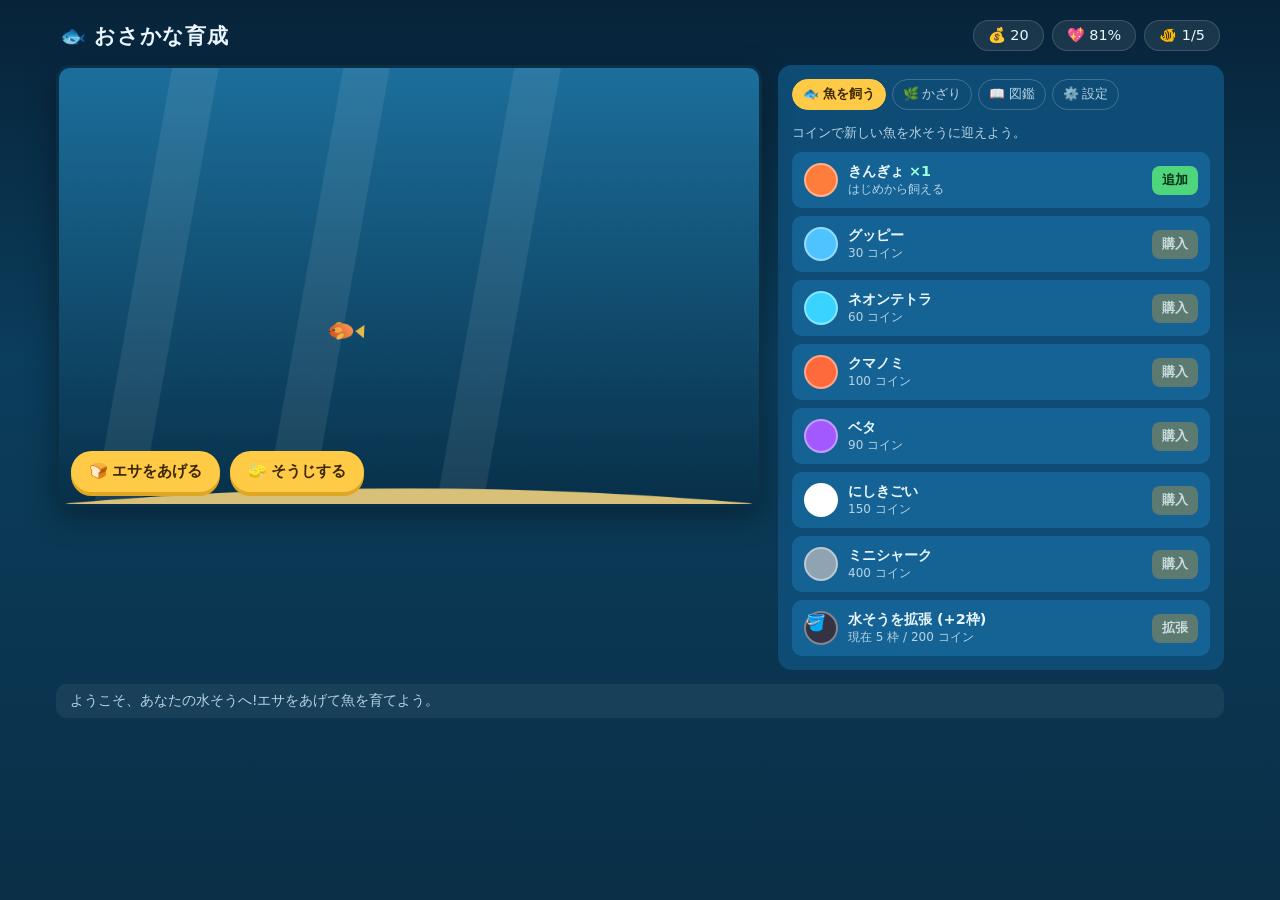
<file: fish-game/index.html>
<!DOCTYPE html>
<html lang="ja">
<head>
<meta charset="UTF-8">
<meta name="viewport" content="width=device-width, initial-scale=1.0, maximum-scale=1, user-scalable=no">
<title>おさかな育成 〜 My Aquarium 〜</title>
<link rel="icon" href="data:image/svg+xml,%3Csvg xmlns='http://www.w3.org/2000/svg' viewBox='0 0 32 32'%3E%3Ctext y='24' font-size='24'%3E%F0%9F%90%9F%3C/text%3E%3C/svg%3E">
<link rel="stylesheet" href="style.css">
</head>
<body>
<div id="app">

  <header id="top-bar">
    <h1>🐟 おさかな育成</h1>
    <div id="stats">
      <div class="stat-pill" title="所持コイン">💰 <span id="coin-count">0</span></div>
      <div class="stat-pill" title="水そうの平均なかよし度">💖 <span id="happy-avg">0</span>%</div>
      <div class="stat-pill" title="飼っている魚の数">🐠 <span id="fish-count">0</span>/<span id="fish-max">0</span></div>
    </div>
  </header>

  <main id="main-area">
    <section id="tank-wrap">
      <canvas id="tank" width="900" height="560"></canvas>
      <div id="tank-overlay">
        <button id="feed-btn" class="action-btn">🍞 エサをあげる</button>
        <button id="clean-btn" class="action-btn">🧽 そうじする</button>
      </div>
      <div id="toast-area"></div>
    </section>

    <aside id="side-panel">
      <div class="tabs">
        <button class="tab-btn active" data-tab="fish-tab">🐟 魚を飼う</button>
        <button class="tab-btn" data-tab="deco-tab">🌿 かざり</button>
        <button class="tab-btn" data-tab="info-tab">📖 図鑑</button>
        <button class="tab-btn" data-tab="setting-tab">⚙️ 設定</button>
      </div>

      <div class="tab-panel active" id="fish-tab">
        <p class="panel-desc">コインで新しい魚を水そうに迎えよう。</p>
        <div id="shop-fish-list" class="shop-list"></div>
      </div>

      <div class="tab-panel" id="deco-tab">
        <p class="panel-desc">かざりを置くと魚のなかよし度が上がりやすくなるよ。</p>
        <div id="shop-deco-list" class="shop-list"></div>
      </div>

      <div class="tab-panel" id="info-tab">
        <p class="panel-desc">今いる魚たちのようすを確認できます。</p>
        <div id="fish-info-list" class="fish-info-list"></div>
      </div>

      <div class="tab-panel" id="setting-tab">
        <p class="panel-desc">セーブデータの管理ができます。</p>
        <div class="setting-row">
          <button id="save-btn" class="action-btn wide">💾 いますぐセーブ</button>
        </div>
        <div class="setting-row">
          <button id="reset-btn" class="action-btn wide danger">🗑️ 最初からやりなおす</button>
        </div>
        <p class="hint">※ 自動セーブが5秒ごとに動いています。</p>
      </div>
    </aside>
  </main>

  <footer id="bottom-log">
    <span id="log-text">ようこそ、あなたの水そうへ!エサをあげて魚を育てよう。</span>
  </footer>
</div>

<script src="game.js"></script>
</body>
</html>
</file>
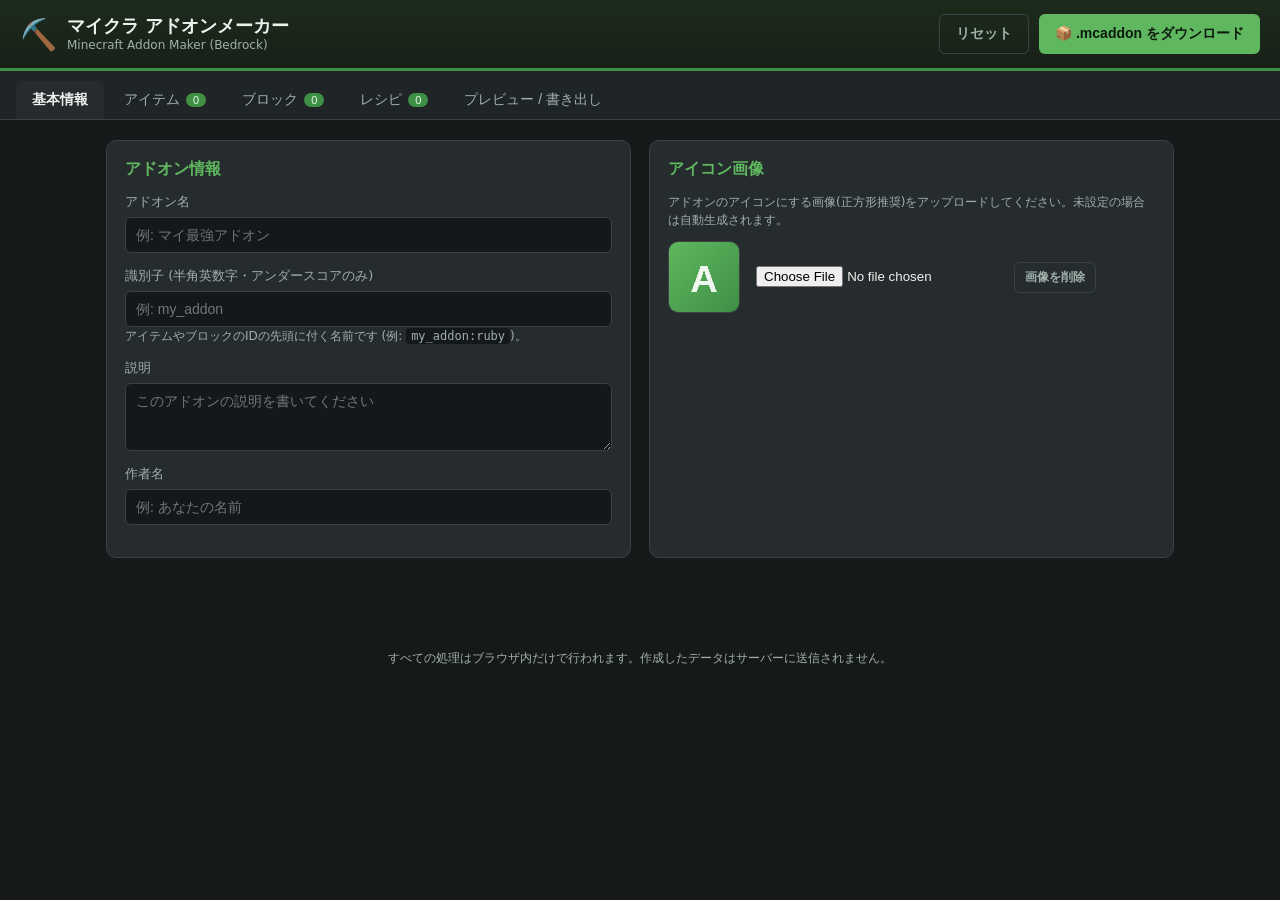
<file: website/index.html>
<!doctype html>
<html lang="ja">
<head>
<meta charset="UTF-8">
<meta name="viewport" content="width=device-width, initial-scale=1.0">
<title>マイクラ アドオンメーカー</title>
<link rel="icon" href="data:image/svg+xml,<svg xmlns=%22http://www.w3.org/2000/svg%22 viewBox=%220 0 100 100%22><text y=%22.9em%22 font-size=%2290%22>⛏️</text></svg>">
<meta name="description" content="ブラウザだけでMinecraft統合版(Bedrock)のアドオン(.mcaddon)を作成できるツールです。">
<link rel="stylesheet" href="style.css">
</head>
<body>

<header class="app-header">
  <div class="logo">
    <span class="logo-emoji">⛏️</span>
    <div class="logo-text">
      <strong>マイクラ アドオンメーカー</strong>
      <small>Minecraft Addon Maker (Bedrock)</small>
    </div>
  </div>
  <div class="header-actions">
    <button id="btn-reset" class="btn btn-ghost" type="button">リセット</button>
    <button id="btn-export" class="btn btn-primary" type="button">📦 .mcaddon をダウンロード</button>
  </div>
</header>

<nav class="tabs" id="tabs">
  <button class="tab-btn active" data-tab="basic">基本情報</button>
  <button class="tab-btn" data-tab="items">アイテム <span class="count" id="count-items">0</span></button>
  <button class="tab-btn" data-tab="blocks">ブロック <span class="count" id="count-blocks">0</span></button>
  <button class="tab-btn" data-tab="recipes">レシピ <span class="count" id="count-recipes">0</span></button>
  <button class="tab-btn" data-tab="preview">プレビュー / 書き出し</button>
</nav>

<main>

  <!-- 基本情報 -->
  <section id="tab-basic" class="tab-panel active">
    <div class="grid-2">
      <div class="card">
        <h2>アドオン情報</h2>
        <label>アドオン名
          <input type="text" id="meta-name" placeholder="例: マイ最強アドオン" maxlength="60">
        </label>
        <label>識別子 (半角英数字・アンダースコアのみ)
          <input type="text" id="meta-namespace" placeholder="例: my_addon" maxlength="32">
          <small class="hint">アイテムやブロックのIDの先頭に付く名前です (例: <code>my_addon:ruby</code>)。</small>
        </label>
        <label>説明
          <textarea id="meta-desc" rows="3" placeholder="このアドオンの説明を書いてください"></textarea>
        </label>
        <label>作者名
          <input type="text" id="meta-author" placeholder="例: あなたの名前">
        </label>
      </div>
      <div class="card">
        <h2>アイコン画像</h2>
        <p class="hint">アドオンのアイコンにする画像(正方形推奨)をアップロードしてください。未設定の場合は自動生成されます。</p>
        <div class="icon-upload">
          <img id="meta-icon-preview" class="icon-preview" alt="アイコンプレビュー">
          <div>
            <input type="file" id="meta-icon" accept="image/png,image/jpeg">
            <button type="button" class="btn btn-ghost btn-sm" id="btn-clear-icon">画像を削除</button>
          </div>
        </div>
      </div>
    </div>
  </section>

  <!-- アイテム -->
  <section id="tab-items" class="tab-panel">
    <div class="grid-2">
      <div class="card">
        <h2 id="item-form-title">アイテムを追加</h2>
        <form id="item-form">
          <input type="hidden" id="item-edit-id">
          <label>ID (半角英数字)
            <input type="text" id="item-key" placeholder="例: ruby" required>
          </label>
          <label>表示名(日本語)
            <input type="text" id="item-name-ja" placeholder="例: ルビー" required>
          </label>
          <label>表示名(英語)
            <input type="text" id="item-name-en" placeholder="例: Ruby">
          </label>
          <label>テクスチャ画像 (16x16 推奨)
            <input type="file" id="item-texture" accept="image/png,image/jpeg">
          </label>
          <img id="item-texture-preview" class="tex-preview" alt="">
          <label>最大スタック数
            <input type="number" id="item-stack" min="1" max="64" value="64">
          </label>
          <label>種類
            <select id="item-type">
              <option value="simple">通常アイテム</option>
              <option value="food">食べ物</option>
              <option value="tool">道具・武器</option>
            </select>
          </label>
          <div id="item-food-fields" class="sub-fields hidden">
            <label>満腹度回復量
              <input type="number" id="item-food-nutrition" value="4" min="0">
            </label>
            <label>隠し満腹度
              <input type="number" id="item-food-saturation" value="0.3" step="0.1" min="0">
            </label>
            <label class="checkbox-label">
              <input type="checkbox" id="item-food-always"> 満腹でも食べられる
            </label>
          </div>
          <div id="item-tool-fields" class="sub-fields hidden">
            <label>耐久値
              <input type="number" id="item-tool-durability" value="250" min="1">
            </label>
            <label>攻撃力
              <input type="number" id="item-tool-damage" value="3" min="0">
            </label>
          </div>
          <div class="form-actions">
            <button type="submit" class="btn btn-primary">アイテムを追加</button>
            <button type="button" class="btn btn-ghost hidden" id="item-cancel-edit">編集をキャンセル</button>
          </div>
        </form>
      </div>
      <div class="card">
        <h2>追加済みのアイテム</h2>
        <div class="list" id="item-list"><p class="empty-hint">まだアイテムがありません。</p></div>
      </div>
    </div>
  </section>

  <!-- ブロック -->
  <section id="tab-blocks" class="tab-panel">
    <div class="grid-2">
      <div class="card">
        <h2 id="block-form-title">ブロックを追加</h2>
        <form id="block-form">
          <input type="hidden" id="block-edit-id">
          <label>ID (半角英数字)
            <input type="text" id="block-key" placeholder="例: ruby_block" required>
          </label>
          <label>表示名(日本語)
            <input type="text" id="block-name-ja" placeholder="例: ルビーブロック" required>
          </label>
          <label>表示名(英語)
            <input type="text" id="block-name-en" placeholder="例: Ruby Block">
          </label>
          <label>テクスチャ画像 (全面共通・16x16 推奨)
            <input type="file" id="block-texture" accept="image/png,image/jpeg">
          </label>
          <img id="block-texture-preview" class="tex-preview" alt="">
          <label>硬さ (破壊にかかる時間の目安)
            <input type="number" id="block-destroy-time" value="1.5" step="0.1" min="0">
          </label>
          <label>爆破耐性
            <input type="number" id="block-explosion-resistance" value="6" step="0.5" min="0">
          </label>
          <label>マップの色
            <input type="color" id="block-map-color" value="#a15c33">
          </label>
          <div class="form-actions">
            <button type="submit" class="btn btn-primary">ブロックを追加</button>
            <button type="button" class="btn btn-ghost hidden" id="block-cancel-edit">編集をキャンセル</button>
          </div>
        </form>
      </div>
      <div class="card">
        <h2>追加済みのブロック</h2>
        <div class="list" id="block-list"><p class="empty-hint">まだブロックがありません。</p></div>
      </div>
    </div>
  </section>

  <!-- レシピ -->
  <section id="tab-recipes" class="tab-panel">
    <div class="grid-2">
      <div class="card">
        <h2>クラフトレシピを追加</h2>
        <form id="recipe-form">
          <label>作成方式
            <select id="recipe-type">
              <option value="shaped">形が決まったレシピ (3x3)</option>
              <option value="shapeless">形が自由なレシピ (材料だけ)</option>
            </select>
          </label>
          <label>できあがるもの
            <select id="recipe-output"></select>
          </label>
          <label>個数
            <input type="number" id="recipe-count" value="1" min="1" max="64">
          </label>

          <div id="recipe-shaped-fields">
            <p class="hint">クラフト欄に材料IDを入力してください(空欄でもOK)。自作アイテム/ブロックはID、バニラ素材は候補から選べます。</p>
            <div class="craft-grid" id="craft-grid"></div>
          </div>

          <div id="recipe-shapeless-fields" class="hidden">
            <p class="hint">必要な材料を一覧で指定します。</p>
            <div id="shapeless-list"></div>
            <button type="button" class="btn btn-ghost btn-sm" id="btn-add-ingredient">＋ 材料を追加</button>
          </div>

          <datalist id="ingredient-options"></datalist>

          <div class="form-actions">
            <button type="submit" class="btn btn-primary">レシピを追加</button>
          </div>
        </form>
      </div>
      <div class="card">
        <h2>追加済みのレシピ</h2>
        <div class="list" id="recipe-list"><p class="empty-hint">まだレシピがありません。</p></div>
      </div>
    </div>
  </section>

  <!-- プレビュー -->
  <section id="tab-preview" class="tab-panel">
    <div class="card">
      <h2>プレビュー</h2>
      <div id="preview-summary" class="preview-summary"></div>
      <p class="hint">
        ダウンロードした <code>.mcaddon</code> ファイルをスマホ/PCでタップまたはダブルクリックすると、
        自動的にMinecraftへビヘイビアパックとリソースパックの両方がインポートされます。
        ワールド作成画面でこの2つのパックを有効にして遊べます。
      </p>
      <button id="btn-export-2" class="btn btn-primary btn-lg" type="button">📦 .mcaddon をダウンロード</button>
    </div>
  </section>

</main>

<div id="toast" class="toast"></div>

<footer class="app-footer">
  <p>すべての処理はブラウザ内だけで行われます。作成したデータはサーバーに送信されません。</p>
</footer>

<script src="vendor/jszip.min.js"></script>
<script src="app.js"></script>
</body>
</html>
</file>
<file: fish-game/style.css>
:root {
  --bg: #0b3d5c;
  --panel: #0f4c75;
  --panel-light: #146394;
  --accent: #ffcb47;
  --accent-dark: #e0a723;
  --text: #eaf6ff;
  --text-dim: #b7d4e6;
  --danger: #e0554f;
  --good: #4fd67c;
  --radius: 14px;
}

* { box-sizing: border-box; }

html, body {
  margin: 0;
  padding: 0;
  height: 100%;
  font-family: "Hiragino Sans", "Yu Gothic", "Meiryo", system-ui, sans-serif;
  background: linear-gradient(180deg, #072339, #0b3d5c 40%, #0a2f47);
  color: var(--text);
}

#app {
  max-width: 1200px;
  margin: 0 auto;
  min-height: 100%;
  display: flex;
  flex-direction: column;
  padding: 12px 16px 24px;
}

#top-bar {
  display: flex;
  flex-wrap: wrap;
  align-items: center;
  justify-content: space-between;
  gap: 10px;
  padding: 8px 4px 14px;
}

#top-bar h1 {
  font-size: 1.3rem;
  margin: 0;
  letter-spacing: 0.03em;
}

#stats {
  display: flex;
  gap: 8px;
  flex-wrap: wrap;
}

.stat-pill {
  background: rgba(255,255,255,0.08);
  border: 1px solid rgba(255,255,255,0.15);
  border-radius: 999px;
  padding: 6px 14px;
  font-size: 0.9rem;
  font-variant-numeric: tabular-nums;
}

#main-area {
  display: flex;
  gap: 16px;
  flex-wrap: wrap;
  align-items: flex-start;
}

#tank-wrap {
  position: relative;
  flex: 1 1 560px;
  min-width: 300px;
  border-radius: var(--radius);
  overflow: hidden;
  box-shadow: 0 10px 30px rgba(0,0,0,0.35);
  border: 3px solid #0a2f47;
}

#tank {
  display: block;
  width: 100%;
  height: auto;
  aspect-ratio: 900 / 560;
  background: #063049;
  cursor: pointer;
}

#tank-overlay {
  position: absolute;
  left: 12px;
  bottom: 12px;
  display: flex;
  gap: 10px;
  flex-wrap: wrap;
}

#toast-area {
  position: absolute;
  top: 10px;
  right: 10px;
  display: flex;
  flex-direction: column;
  gap: 6px;
  pointer-events: none;
}

.toast {
  background: rgba(0,0,0,0.55);
  border: 1px solid rgba(255,255,255,0.2);
  border-radius: 8px;
  padding: 6px 12px;
  font-size: 0.85rem;
  animation: fadeUp 2.5s ease forwards;
}

@keyframes fadeUp {
  0% { opacity: 0; transform: translateY(6px); }
  10% { opacity: 1; transform: translateY(0); }
  80% { opacity: 1; }
  100% { opacity: 0; transform: translateY(-8px); }
}

.action-btn {
  background: var(--accent);
  color: #3a2600;
  border: none;
  border-radius: 999px;
  padding: 10px 18px;
  font-size: 0.95rem;
  font-weight: 700;
  cursor: pointer;
  box-shadow: 0 4px 0 var(--accent-dark);
  transition: transform 0.08s ease;
}
.action-btn:active {
  transform: translateY(3px);
  box-shadow: 0 1px 0 var(--accent-dark);
}
.action-btn.wide { width: 100%; margin-bottom: 8px; }
.action-btn.danger {
  background: var(--danger);
  color: #fff;
  box-shadow: 0 4px 0 #a3312d;
}
.action-btn:disabled {
  opacity: 0.5;
  cursor: not-allowed;
  box-shadow: none;
}

#side-panel {
  flex: 1 1 300px;
  min-width: 280px;
  background: var(--panel);
  border-radius: var(--radius);
  padding: 14px;
  max-height: 620px;
  display: flex;
  flex-direction: column;
}

.tabs {
  display: flex;
  gap: 6px;
  flex-wrap: wrap;
  margin-bottom: 10px;
}

.tab-btn {
  background: transparent;
  border: 1px solid rgba(255,255,255,0.2);
  color: var(--text-dim);
  padding: 6px 10px;
  border-radius: 999px;
  font-size: 0.8rem;
  cursor: pointer;
}

.tab-btn.active {
  background: var(--accent);
  color: #3a2600;
  border-color: var(--accent);
  font-weight: 700;
}

.tab-panel {
  display: none;
  overflow-y: auto;
  flex: 1;
}

.tab-panel.active { display: block; }

.panel-desc {
  font-size: 0.82rem;
  color: var(--text-dim);
  margin: 4px 0 10px;
}

.shop-list, .fish-info-list {
  display: flex;
  flex-direction: column;
  gap: 8px;
}

.shop-item, .fish-info-item {
  background: var(--panel-light);
  border-radius: 10px;
  padding: 10px 12px;
  display: flex;
  align-items: center;
  gap: 10px;
}

.shop-item .swatch, .fish-info-item .swatch {
  width: 34px;
  height: 34px;
  border-radius: 50%;
  flex-shrink: 0;
  border: 2px solid rgba(255,255,255,0.4);
}

.shop-item .info { flex: 1; min-width: 0; }
.shop-item .name, .fish-info-item .name { font-weight: 700; font-size: 0.9rem; }
.shop-item .desc { font-size: 0.75rem; color: var(--text-dim); }

.buy-btn {
  background: var(--good);
  border: none;
  color: #073016;
  font-weight: 700;
  padding: 6px 10px;
  border-radius: 8px;
  font-size: 0.8rem;
  cursor: pointer;
  white-space: nowrap;
}
.buy-btn:disabled {
  background: #5c7a70;
  color: #cdd;
  cursor: not-allowed;
}

.fish-info-item .info { flex: 1; }
.fish-info-item .bar-row {
  display: flex;
  align-items: center;
  gap: 6px;
  font-size: 0.72rem;
  margin-top: 3px;
}
.bar-track {
  flex: 1;
  height: 6px;
  background: rgba(0,0,0,0.35);
  border-radius: 4px;
  overflow: hidden;
}
.bar-fill { height: 100%; }
.bar-fill.hunger { background: #ffb454; }
.bar-fill.happy { background: #ff6fa5; }
.bar-fill.growth { background: #6fd6ff; }

.setting-row { margin-bottom: 6px; }
.hint { font-size: 0.75rem; color: var(--text-dim); }

#bottom-log {
  margin-top: 14px;
  background: rgba(255,255,255,0.06);
  border-radius: 10px;
  padding: 8px 14px;
  font-size: 0.85rem;
  color: var(--text-dim);
}

@media (max-width: 720px) {
  #main-area { flex-direction: column; }
  #side-panel { max-height: 420px; }
}
</file>
<file: website/style.css>
:root {
  --bg: #16191a;
  --bg-panel: #1f2426;
  --bg-card: #262c2e;
  --bg-input: #14181a;
  --border: #3a4244;
  --text: #eef2ef;
  --text-dim: #9fb0ab;
  --green: #5fb85f;
  --green-dark: #3f8f45;
  --brown: #a1683a;
  --danger: #d0625a;
  --radius: 10px;
}

* { box-sizing: border-box; }

html, body {
  margin: 0;
  padding: 0;
  background: var(--bg);
  color: var(--text);
  font-family: "Segoe UI", "Hiragino Sans", "Noto Sans JP", system-ui, sans-serif;
}

.app-header {
  display: flex;
  align-items: center;
  justify-content: space-between;
  padding: 14px 20px;
  background: linear-gradient(180deg, #1c2b1c, #182018);
  border-bottom: 3px solid var(--green-dark);
  flex-wrap: wrap;
  gap: 10px;
}

.logo { display: flex; align-items: center; gap: 10px; }
.logo-emoji { font-size: 30px; }
.logo-text { display: flex; flex-direction: column; line-height: 1.25; }
.logo-text strong { font-size: 18px; }
.logo-text small { color: var(--text-dim); font-size: 12px; }

.header-actions { display: flex; gap: 10px; }

.btn {
  border: none;
  border-radius: 6px;
  padding: 10px 16px;
  font-size: 14px;
  font-weight: 600;
  cursor: pointer;
  transition: transform .05s ease, filter .15s ease;
}
.btn:active { transform: translateY(1px); }
.btn-primary { background: var(--green); color: #0d1a0d; }
.btn-primary:hover { filter: brightness(1.1); }
.btn-ghost { background: transparent; color: var(--text-dim); border: 1px solid var(--border); }
.btn-ghost:hover { color: var(--text); border-color: var(--text-dim); }
.btn-sm { padding: 6px 10px; font-size: 12px; }
.btn-lg { padding: 14px 24px; font-size: 16px; }
.btn-danger { background: var(--danger); color: #2a0d0a; }
.btn-icon { background: transparent; border: none; color: var(--text-dim); cursor: pointer; font-size: 15px; padding: 4px 8px; }
.btn-icon:hover { color: var(--text); }

.tabs {
  display: flex;
  gap: 4px;
  padding: 10px 16px 0;
  background: var(--bg-panel);
  border-bottom: 1px solid var(--border);
  overflow-x: auto;
}
.tab-btn {
  background: transparent;
  border: none;
  color: var(--text-dim);
  padding: 10px 16px;
  border-radius: 8px 8px 0 0;
  cursor: pointer;
  font-size: 14px;
  white-space: nowrap;
  display: flex;
  align-items: center;
  gap: 6px;
}
.tab-btn.active { background: var(--bg-card); color: var(--text); font-weight: 600; }
.tab-btn .count {
  background: var(--green-dark);
  color: #eafbea;
  font-size: 11px;
  border-radius: 10px;
  padding: 1px 7px;
}

main { max-width: 1100px; margin: 0 auto; padding: 20px 16px 60px; }

.tab-panel { display: none; }
.tab-panel.active { display: block; }

.grid-2 {
  display: grid;
  grid-template-columns: 1fr 1fr;
  gap: 18px;
}
@media (max-width: 800px) {
  .grid-2 { grid-template-columns: 1fr; }
}

.card {
  background: var(--bg-card);
  border: 1px solid var(--border);
  border-radius: var(--radius);
  padding: 18px;
}
.card h2 { margin-top: 0; font-size: 16px; color: var(--green); }

label {
  display: block;
  margin-bottom: 14px;
  font-size: 13px;
  color: var(--text-dim);
}
label input[type="text"],
label input[type="number"],
label input[type="file"],
label input[type="color"],
label textarea,
label select,
select#recipe-output {
  display: block;
  width: 100%;
  margin-top: 6px;
  padding: 9px 10px;
  background: var(--bg-input);
  border: 1px solid var(--border);
  border-radius: 6px;
  color: var(--text);
  font-size: 14px;
}
label textarea { resize: vertical; font-family: inherit; }
.checkbox-label { display: flex; align-items: center; gap: 8px; }
.checkbox-label input { width: auto; margin: 0; }

.hint { color: var(--text-dim); font-size: 12px; line-height: 1.5; }
.hint code { background: var(--bg-input); padding: 1px 5px; border-radius: 4px; }

.sub-fields {
  border-top: 1px dashed var(--border);
  padding-top: 10px;
  margin-top: -4px;
}
.hidden { display: none !important; }

.form-actions { display: flex; gap: 10px; margin-top: 6px; }

.icon-upload { display: flex; align-items: center; gap: 16px; }
.icon-preview {
  width: 72px; height: 72px;
  border-radius: 10px;
  border: 1px solid var(--border);
  background: var(--bg-input);
  object-fit: cover;
  image-rendering: pixelated;
}
.tex-preview {
  width: 48px; height: 48px;
  border: 1px solid var(--border);
  border-radius: 6px;
  background: var(--bg-input);
  object-fit: cover;
  image-rendering: pixelated;
  margin: -6px 0 14px;
  display: none;
}
.tex-preview.show { display: block; }

.list { display: flex; flex-direction: column; gap: 8px; max-height: 560px; overflow-y: auto; }
.empty-hint { color: var(--text-dim); font-size: 13px; }

.item-card {
  display: flex;
  align-items: center;
  gap: 10px;
  background: var(--bg-input);
  border: 1px solid var(--border);
  border-radius: 8px;
  padding: 8px 10px;
}
.item-card img {
  width: 34px; height: 34px;
  border-radius: 4px;
  image-rendering: pixelated;
  background: #333;
  flex-shrink: 0;
}
.item-card .info { flex: 1; min-width: 0; }
.item-card .info .name { font-weight: 600; font-size: 14px; }
.item-card .info .sub { color: var(--text-dim); font-size: 12px; overflow: hidden; text-overflow: ellipsis; white-space: nowrap; }
.item-card .actions { display: flex; gap: 4px; }

.craft-grid {
  display: grid;
  grid-template-columns: repeat(3, 1fr);
  gap: 6px;
  margin-bottom: 14px;
}
.craft-grid input {
  width: 100%;
  padding: 8px 6px;
  background: var(--bg-input);
  border: 1px solid var(--border);
  border-radius: 6px;
  color: var(--text);
  font-size: 12px;
  text-align: center;
}

.shapeless-row { display: flex; gap: 8px; margin-bottom: 8px; align-items: center; }
.shapeless-row input[type="text"] { flex: 2; }
.shapeless-row input[type="number"] { flex: 1; }
.shapeless-row button { flex-shrink: 0; }

.preview-summary { display: flex; gap: 24px; flex-wrap: wrap; margin: 16px 0; }
.preview-summary .stat { background: var(--bg-input); border: 1px solid var(--border); border-radius: 8px; padding: 14px 22px; text-align: center; min-width: 110px; }
.preview-summary .stat .num { font-size: 26px; font-weight: 700; color: var(--green); }
.preview-summary .stat .label { font-size: 12px; color: var(--text-dim); }

.toast {
  position: fixed;
  bottom: 20px;
  left: 50%;
  transform: translateX(-50%) translateY(20px);
  background: var(--green-dark);
  color: #eafbea;
  padding: 12px 20px;
  border-radius: 8px;
  font-size: 14px;
  opacity: 0;
  pointer-events: none;
  transition: opacity .2s ease, transform .2s ease;
  z-index: 1000;
  max-width: 90vw;
  text-align: center;
}
.toast.show { opacity: 1; transform: translateX(-50%) translateY(0); }
.toast.error { background: var(--danger); color: #2a0d0a; }

.app-footer {
  text-align: center;
  color: var(--text-dim);
  font-size: 12px;
  padding: 20px;
}
</file>
